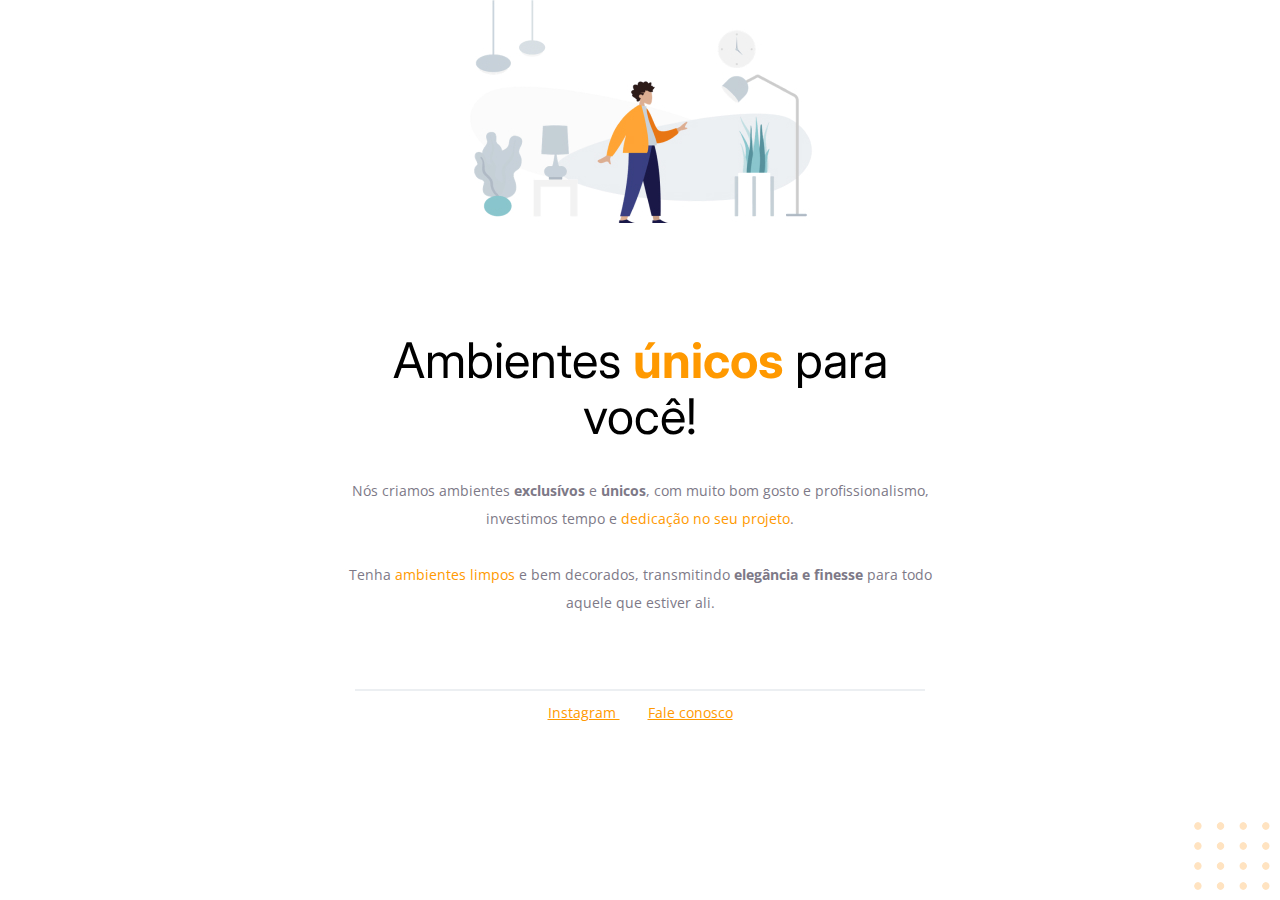
<file: projeto-01/index.html>
<!DOCTYPE html>
<html lang="pt-br">
  <head>
    <link rel="preconnect" href="https://fonts.googleapis.com">
    <link rel="preconnect" href="https://fonts.gstatic.com" crossorigin>
    
    <meta charset="UTF-8">
    <meta name="viewport" content="width=device-width, initial-scale=1.0">
    
    <title>Móveis customizados</title>
    
    <link 
      href="https://fonts.googleapis.com/css2?family=Inter:wght@400;700&family=Open+Sans:wght@400;700&display=swap" 
      rel="stylesheet">
    <link rel="stylesheet" href="style.css">

  </head>
  <body>

    <div id="hero">
      <img 
        src="images/img1.jpg" 
        alt="Desenho de uma pessoa vestinho uma camisa amarela em uma sala com móveis">
    
      <h1>Ambientes <span>únicos</span> para você!</h1>
      <p>
        Nós criamos ambientes <strong>exclusívos</strong> e <strong>únicos</strong>, 
        com muito bom gosto e profissionalismo, 
        investimos tempo e <span>dedicação no seu projeto</span>.
        
        <br/>
        <br/>

        Tenha <span>ambientes limpos</span> e bem decorados, 
        transmitindo <strong>elegância e finesse</strong> para todo
        aquele que estiver ali.
      </p>
      
    </div>

    <div id="footer">

      <div class="line"></div>


      <a
        target="_blank"
        href="https://instagram.com/moveisparavoce">
          Instagram
      </a>

      <a href="mailto:contato@moveisparavoce.com">
        Fale conosco
      </a>

    </div>

    <img 
      id="balls"
      src="images/balls.svg" 
      alt="Bolinhas laranjadas no canto direito inferior da tela" />
  
  </body>
</html>
</file>
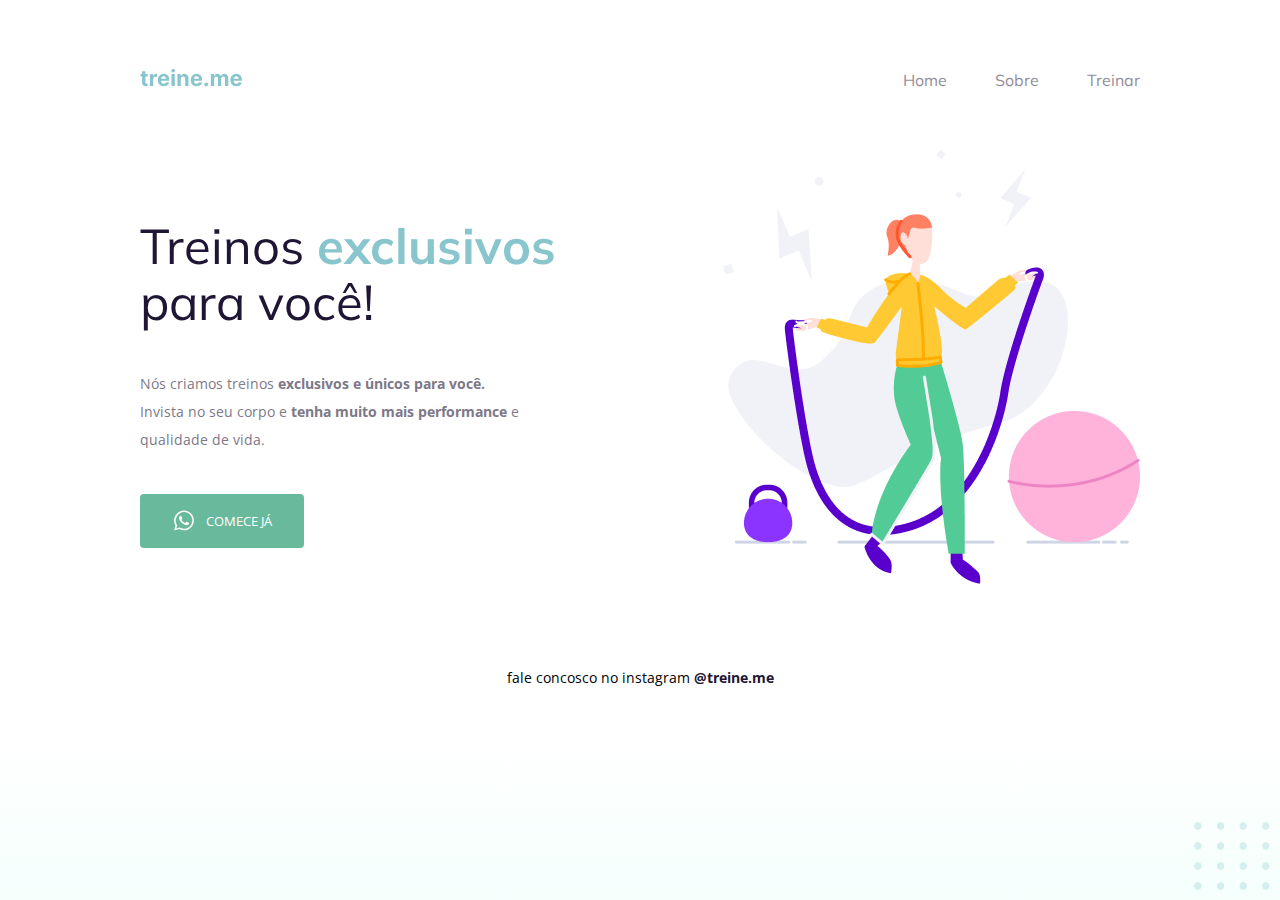
<file: projeto-02/index.html>
<!DOCTYPE html>
<html lang="pt-br">
  <head>
    <link rel="preconnect" href="https://fonts.googleapis.com" />
    <link rel="preconnect" href="https://fonts.gstatic.com" crossorigin />
    <meta charset="UTF-8" />
    <meta http-equiv="X-UA-Compatible" content="IE=edge" />
    <meta name="viewport" content="width=device-width, initial-scale=1.0" />
    <title>Treine me</title>
    <link
      href="https://fonts.googleapis.com/css2?family=Mulish:wght@400;700&family=Open+Sans:wght@400;700&display=swap"
      rel="stylesheet"
    />
    <link rel="stylesheet" href="style.css" />
  </head>
  <body>
    <div class="page">
      <nav>
        <a id="logo" href="#">
          <img src="images/logo.svg" alt="Treine.me" />
        </a>
        <ul>
          <li><a href="#">Home</a></li>
          <li><a href="#">Sobre</a></li>
          <li><a href="#">Treinar</a></li>
        </ul>
      </nav>
      <main>
        <section class="text">
          <h1>Treinos <span>exclusivos</span> para você!</h1>

          <p>
            Nós criamos treinos <strong>exclusivos e únicos para você.</strong>
            <br />
            Invista no seu corpo e
            <strong>tenha muito mais performance</strong> e
            <br />
            qualidade de vida.
          </p>

          <button>
            <img src="images/whats.svg" alt="ícone do WhatsApp" />
            Comece já
          </button>
        </section>

        <img
          src="images/img.png"
          alt="Desenho de uma mulher pulando corda numa academia"
        />
      </main>
      <footer>
        fale concosco no instagram
        <a href="https://instagram.com/treineme" target="_blank">@treine.me</a>
      </footer>
    </div>

    <img
      id="balls"
      src="images/balls.svg"
      alt="Bolinhas decorativas verdes no canto inferior direito da página"
    />
  </body>
</html>
</file>
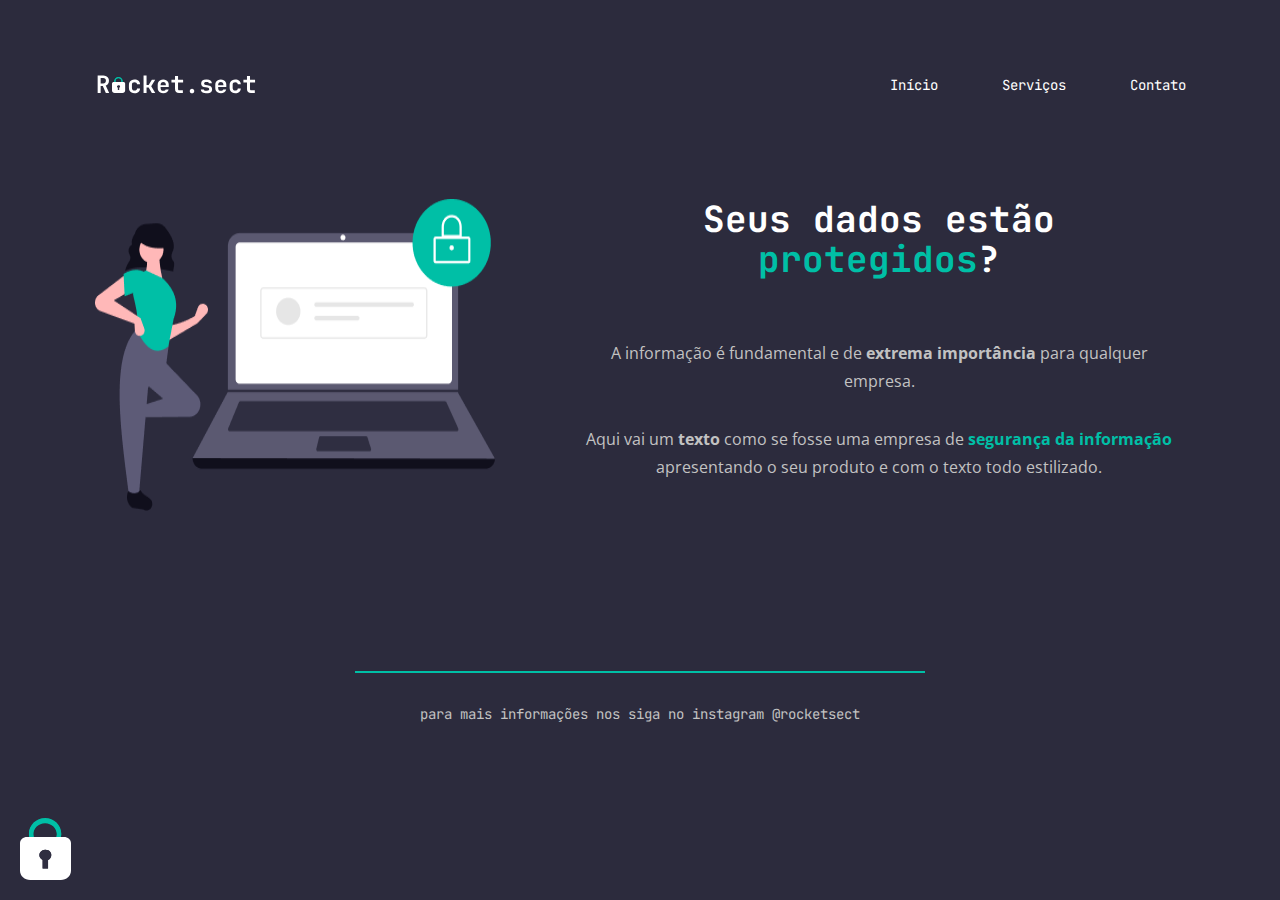
<file: projeto-03/index.html>
<!DOCTYPE html>
<html lang="pt-br">
<head>
  <link rel="preconnect" href="https://fonts.googleapis.com">
  <link rel="preconnect" href="https://fonts.gstatic.com" crossorigin>

  <meta charset="UTF-8">
  <meta name="viewport" content="width=device-width, initial-scale=1.0">
  <title>Rocket.sect</title>

  <link href="https://fonts.googleapis.com/css2?family=JetBrains+Mono:wght@500;700&family=Open+Sans:wght@400;700&display=swap" rel="stylesheet">

  <link rel="stylesheet" href="style.css">
</head>
<body>
  <div class="page">

    <nav>
      <a href="#">
        <img 
          id="logo" 
          src="images/logo.svg" 
          alt="Logotipo Rocketsect">
      </a>
      <ul>
        <li><a href="#">Início</a></li>
        <li><a href="#">Serviços</a></li>
        <li><a href="#">Contato</a></li>
      </ul>
    </nav>

    <main>
      <img 
        id="image" 
        src="images/img1.png" 
        alt="Desenho de uma mulher ao lado de um computador com um ícone de um cadeado">
      <section>
        <h1>
          Seus dados estão <span>protegidos</span>?
        </h1>
  
        <p>
          A informação é fundamental e de <strong>extrema importância</strong> para qualquer<br/> empresa.
        </p>
        
        <p>
          Aqui vai um <strong>texto</strong> como se fosse uma empresa de <span>segurança da informação</span> apresentando o seu produto e com o texto todo estilizado.
        </p>
      </section>
    </main>

    <footer>
      <div class="line"></div>

      <p>para mais informações nos siga no instagram 
        <a href="#">@rocketsect</a>
      </p>
    </footer>

    <img 
      id="padlock" 
      src="images/padlock.svg" 
      alt="Desenho de um cadeado">

  </div>
</body>
</html>
</file>
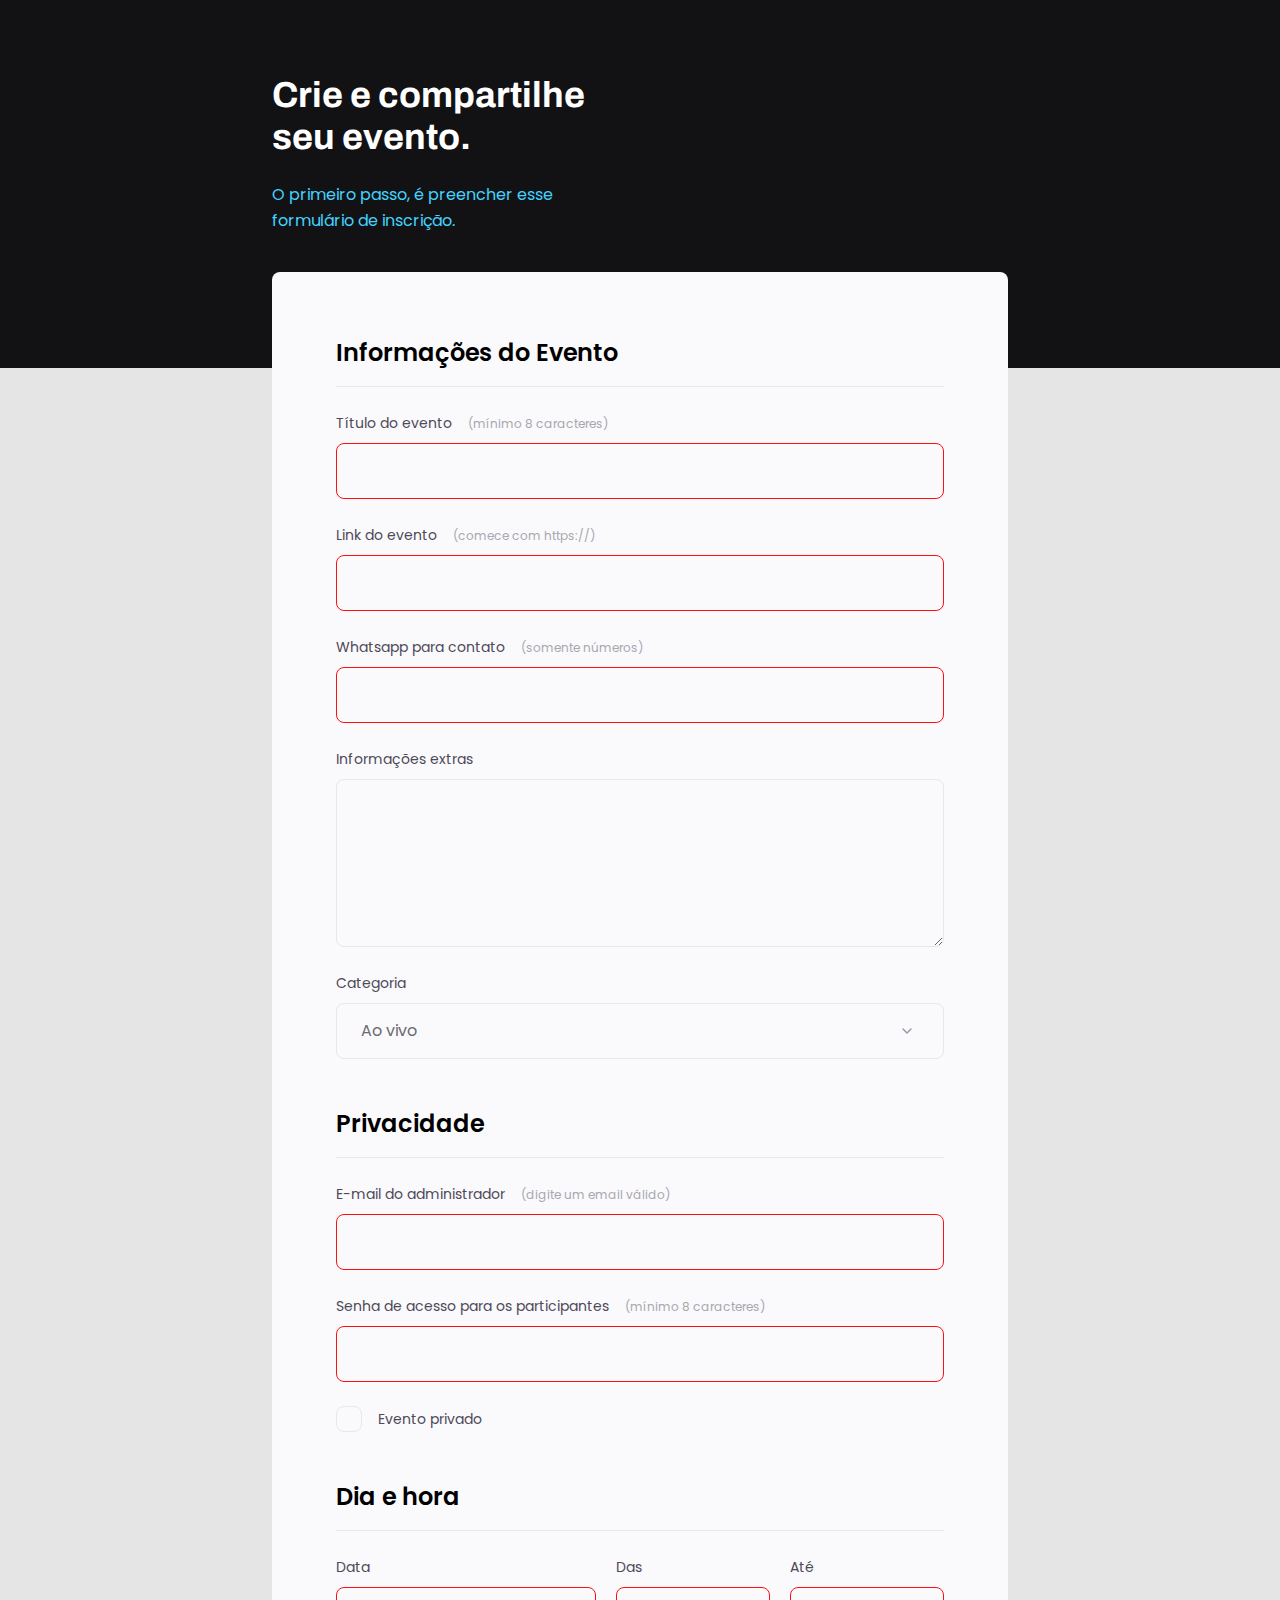
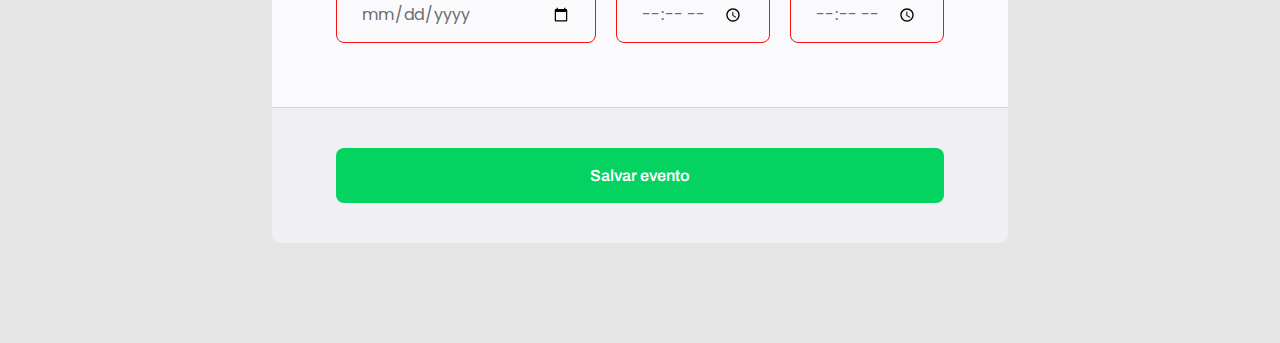
<file: projeto-04/index.html>
<!DOCTYPE html>
<html lang="en">
<head>
  <link rel="preconnect" href="https://fonts.googleapis.com">
  <link rel="preconnect" href="https://fonts.gstatic.com" crossorigin>

  <meta charset="UTF-8">
  <meta name="viewport" content="width=device-width, initial-scale=1.0">
  <title>Crie seu evento</title>

  <link href="https://fonts.googleapis.com/css2?family=Archivo:wght@600;700&family=Poppins&display=swap" rel="stylesheet">

  <link rel="stylesheet" href="style.css">
</head>
<body>
  <div class="page">
    <header>
      <h1>
        Crie e compartilhe seu evento.
      </h1>
      <p>
        O primeiro passo, é preencher esse formulário de inscrição.
      </p>
    </header>
    <form id="my-form">
      <fieldset>
        <div class="fieldset-wrapper">
          <legend>
            Informações do Evento
          </legend>
  
          <div class="input-wrapper">
            <label for="event-title">
              Título do evento <span>(mínimo 8 caracteres)</span>
            </label>
            <input
             type="text" 
             id="event-title"
             required
             minlength="8" />
          </div>
  
          <div class="input-wrapper">
            <label for="event-link">
              Link do evento <span>(comece com https://)</span>
            </label>
            <input
             type="url" 
             id="event-link"
             required />
          </div>

          <div class="input-wrapper">
            <label for="event-whatsapp">
              Whatsapp para contato <span>(somente números)</span>
            </label>
            <input
             type="number" 
             id="event-whatsapp"
             required />
          </div>

          <div class="input-wrapper">
            <label for="event-info">
              Informações  extras
            </label>
            <textarea id="event-info"></textarea>
          </div>

          <div class="input-wrapper">
            <label for="event-category">
              Categoria
            </label>
            <select id="event-category">
              <option value="live">Ao vivo</option>
              <option value="podcast">Podcast</option>
              <option value="mentorship">Mentoria</option>
            </select>
          </div>
        </div>
      </fieldset>

      <fieldset>
        <div class="fieldset-wrapper">
          <legend>
            Privacidade
          </legend>

          <div class="input-wrapper">
            <label for="event-email">
              E-mail do administrador <span>(digite um email válido)</span>
            </label>
            <input
             type="email" 
             id="event-email"
             required />
          </div>

          <div class="input-wrapper">
            <label for="event-password">
              Senha de acesso para os participantes <span>(mínimo 8 caracteres)</span>
            </label>
            <input
             type="password" 
             id="event-password"
             required
             minlength="8" />
          </div>

          <div class="checkbox-wrapper">
            <input type="checkbox" id="event-private" />
            <label for="event-private">
              Evento privado
            </label>
          </div>

        </div>
      </fieldset>

      <fieldset>
        <div class="fieldset-wrapper">
          <legend>
            Dia e hora
          </legend>

          <div class="col-3">
            <div class="input-wrapper">
              <label for="event-date">
                Data
              </label>
              <input
               type="date" 
               id="event-date"
               required />
            </div>
  
            <div class="input-wrapper">
              <label for="event-begin">
                Das
              </label>
              <input
               type="time" 
               id="event-begin"
               required />        
            </div>

            <div class="input-wrapper">
              <label for="event-end">
                Até
              </label>
              <input 
              type="time" 
              id="event-end"
              required />        
            </div>
          </div>

        </div>
      </fieldset>
    </form>

    <footer>
      <input 
        class="button" 
        type="submit" 
        form="my-form"
        value="Salvar evento">
    </footer>
  </div>
</body>
</html>
</file>
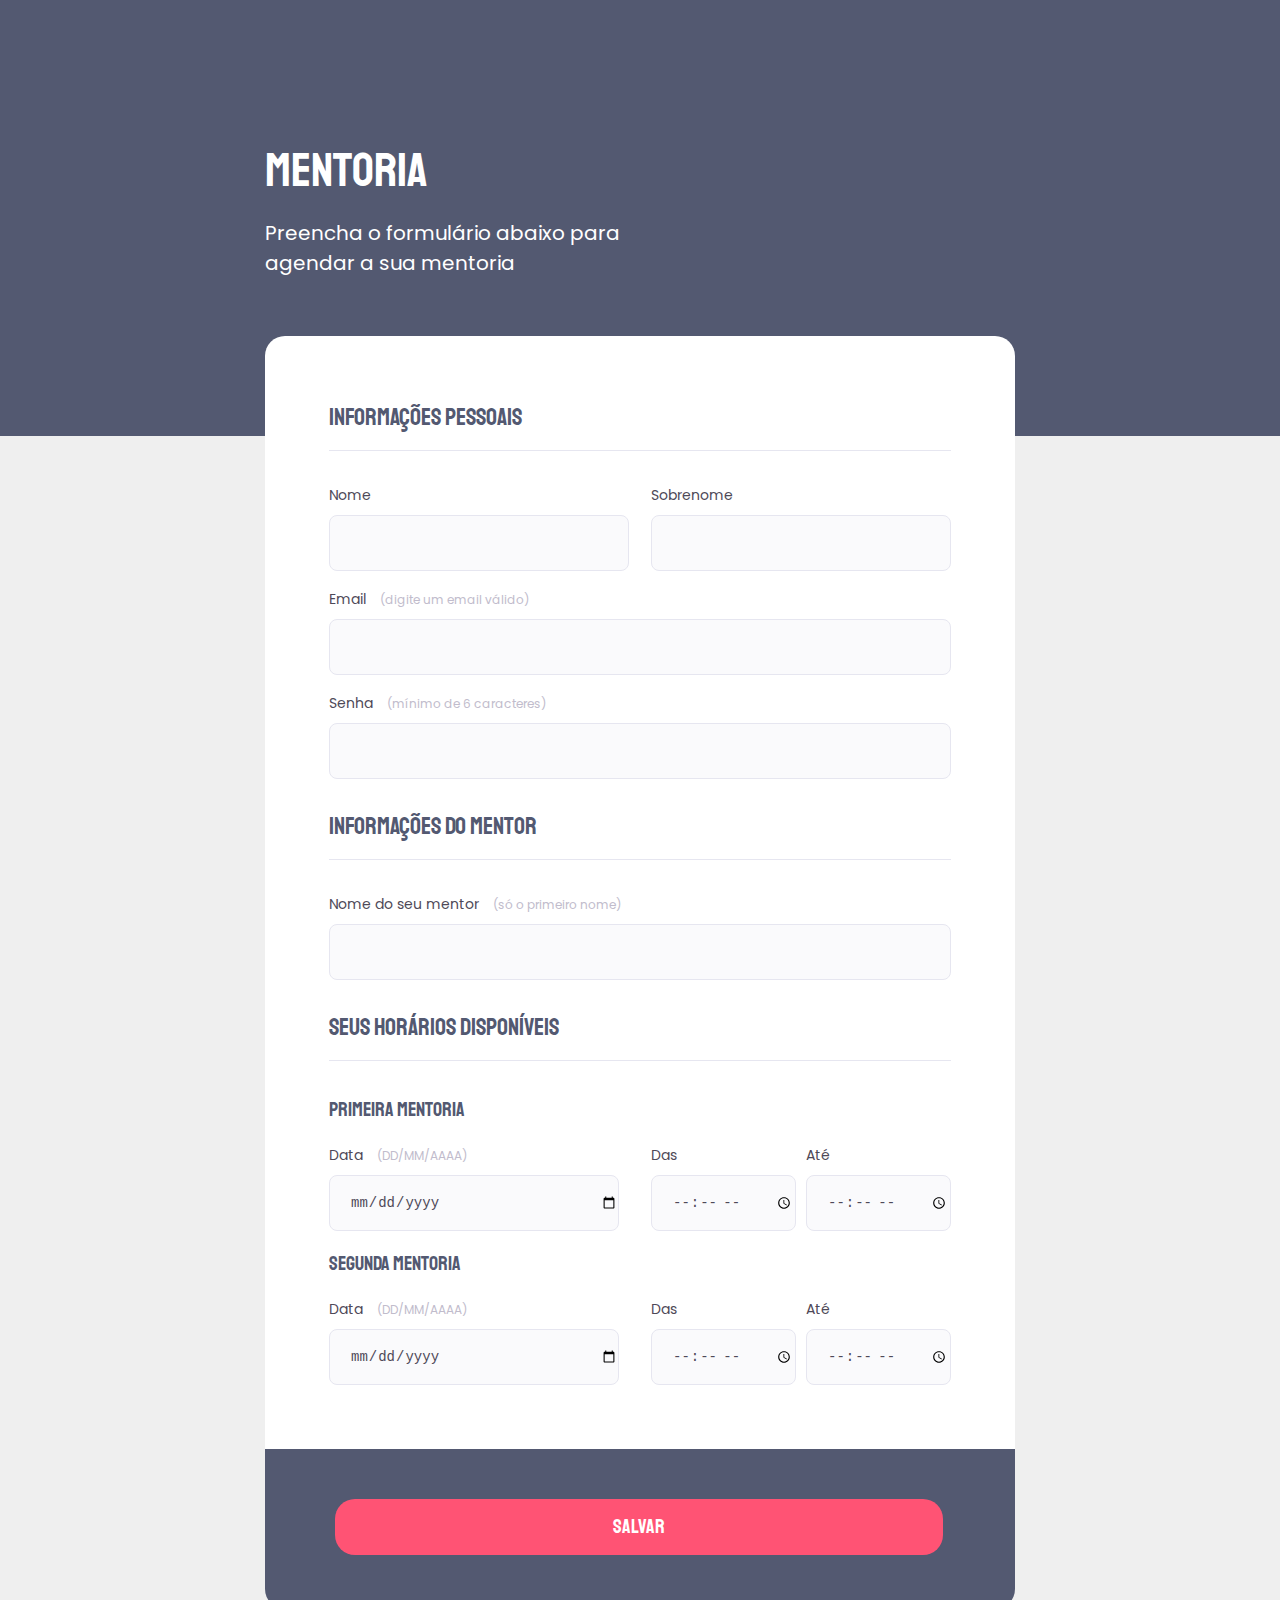
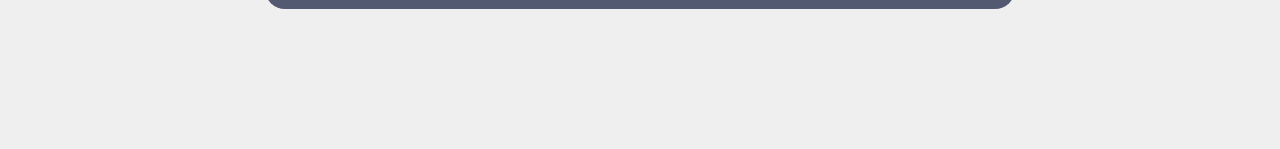
<file: projeto-05/index.html>
<!DOCTYPE html>
<html lang="pt-br">

<head>
  <link rel="preconnect" href="https://fonts.googleapis.com">
  <link rel="preconnect" href="https://fonts.gstatic.com" crossorigin>

  <meta charset="UTF-8">
  <meta name="viewport" content="width=device-width, initial-scale=1.0">
  <title>Mentoria</title>

  <link href="https://fonts.googleapis.com/css2?family=Poppins&family=Staatliches&display=swap" rel="stylesheet">

  <link rel="stylesheet" href="style.css">
</head>

<body>
  <div class="page">

    <header>
      <h1>
        Mentoria
      </h1>
      <p>
        Preencha o formulário abaixo para agendar a sua mentoria
      </p>
    </header>

    <form id="my-form">
      <fieldset>
        <div class="fieldset-wrapper">
          <legend>
            <h1>Informações pessoais</h1>
          </legend>
          
          <div class="col-2">
            <div class="input-wrapper">
              <label for="mentorship-name">
                Nome
              </label>
              <input 
                type="text" 
                id="mentorship-name"
                required>
            </div>
    
            <div class="input-wrapper">
              <label for="mentorship-last-name">
                Sobrenome
              </label>
              <input
               type="text" 
               id="mentorship-last-name"
               required>
            </div>
          </div>
          
          <div class="input-wrapper">
            <label for="mentorship-email">
              Email <span>(digite um email válido)</span>
            </label>
            <input
             type="email" 
             id="mentorship-email"
             required>
          </div>
          
          <div class="input-wrapper">
            <label for="mentorship-password">
              Senha <span>(mínimo de 6 caracteres)</span>
            </label>
            <input 
              type="password" 
              id="mentorship-password"
              minlength="6"
              required>
          </div>         
        </div>
      </fieldset>

      <fieldset>
        <div class="fieldset-wrapper">
          <legend>
            <h1>Informações do mentor</h1>
          </legend>

          <div class="input-wrapper">
            <label for="mentorship-mentor-info">
              Nome do seu mentor <span>(só o primeiro nome)</span>
            </label>
            <input
             type="text" 
             id="mentorship-mentor-info"
             required>
          </div>
        </div>
      </fieldset>

      <fieldset>
        <div class="fieldset-wrapper">
          <legend>
            <h1>Seus horários disponíveis</h1>
          </legend>

          <h2>Primeira mentoria</h2>

          <div class="col-3">
            <div class="input-wrapper">
              <label for="mentorship-date">
                Data <span>(DD/MM/AAAA)</span>
              </label>
              <input
               type="date" 
               id="mentorship-date"
               required>
            </div>
    
            <div class="input-wrapper">
              <label for="mentorship-begin">
                Das
              </label>
              <input
               type="time" 
               id="mentorship-begin"
               required>
            </div>

            <div class="input-wrapper">
              <label for="mentorship-end">
                Até
              </label>
              <input
               type="time" 
               id="mentorship-end"
               required>
            </div>
          </div>

          <h2>Segunda mentoria</h2>

          <div class="col-3">
              <div class="input-wrapper">
                <label for="mentorship-date-2">
                  Data <span>(DD/MM/AAAA)</span>
                </label>
                <input
                 type="date" 
                 id="mentorship-date-2"
                 required>
              </div>
      
              <div class="input-wrapper">
                <label for="mentorship-begin-2">
                  Das
                </label>
                <input
                 type="time" 
                 id="mentorship-begin-2"
                 required>
              </div>
  
              <div class="input-wrapper">
                <label for="mentorship-end-2">
                  Até
                </label>
                <input
                 type="time" 
                 id="mentorship-end-2"
                 required>
              </div>
          </div>
        </div>
      </fieldset>
    </form>

    <footer>
      <button
      form="my-form">
      Salvar
      </button>
    </footer>

    
  </div>
</body>

</html>
</file>
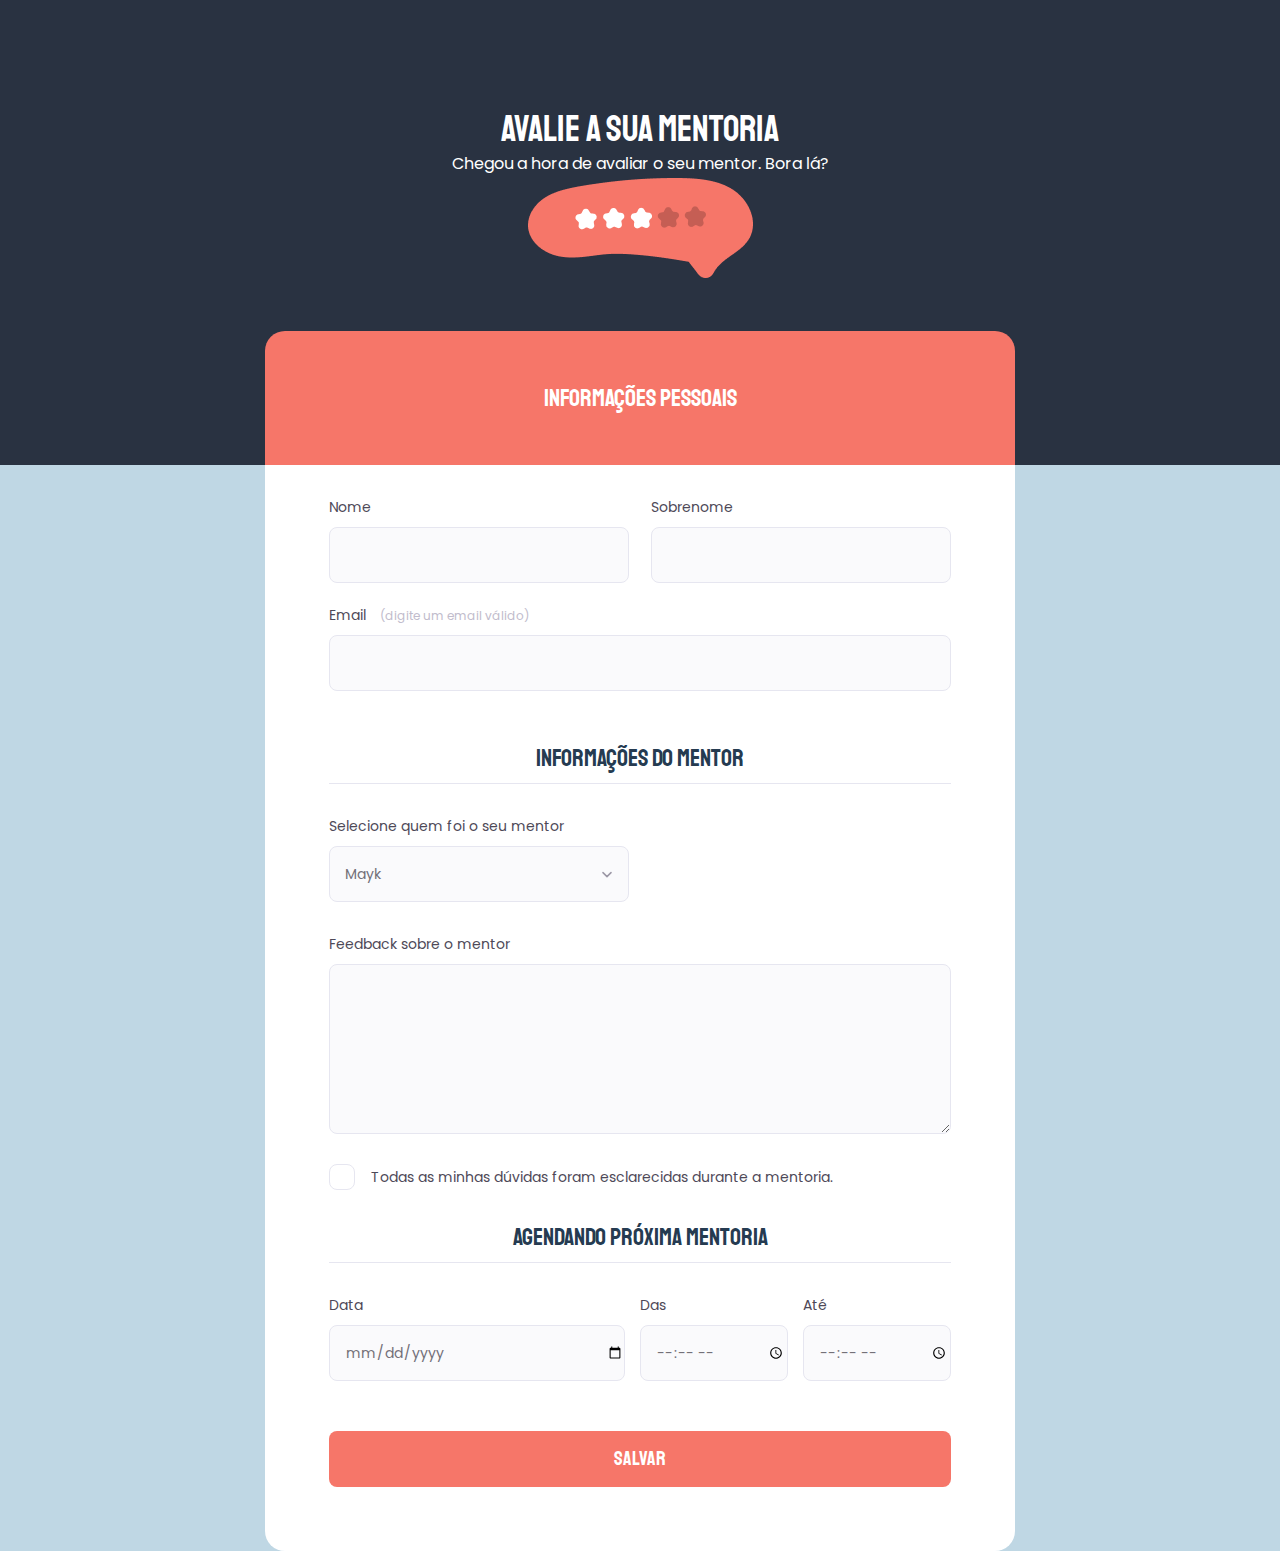
<file: projeto-06/index.html>
<!DOCTYPE html>
<html lang="pt-br">

<head>
  <link rel="preconnect" href="https://fonts.googleapis.com">
  <link rel="preconnect" href="https://fonts.gstatic.com" crossorigin>

  <meta charset="UTF-8">
  <meta name="viewport" content="width=device-width, initial-scale=1.0">
  <title>Avalia sua mentoria</title>

  <link href="https://fonts.googleapis.com/css2?family=Poppins&family=Staatliches&display=swap" rel="stylesheet">

  <link rel="stylesheet" href="style.css">
</head>
<body>
  <div class="page">
    <header>
      <h1>avalie a sua mentoria</h1>
      <p>Chegou a hora de avaliar o seu mentor. Bora lá?</p>
      
      <img src="images/img1.png" alt="Desenho de um balão de fala com 5 estrelas, contendo 3 estrela preenchidas brancas.">
      
      <h2>Informações pessoais</h2>
    </header>
      
    <form>
      <fieldset>
        <div class="full-name">
          <div class="input-wrapper">
            <label for="name">Nome</label>
            <input type="text" id="name">
          </div>
      
          <div class="input-wrapper">
            <label for="last-name">Sobrenome</label>
            <input type="text" id="last-name">
          </div>
        </div>
    
        <div class="input-wrapper">
          <label for="email">Email <span>(digite um email válido)</span></label>
          <input type="email" id="email">
        </div>
      </fieldset>
  
      <fieldset>
        <legend>Informações do mentor</legend>
  
        <div class="input-wrapper">
          <label for="mentor">Selecione quem foi o seu mentor</label>
          <select id="mentor">
            <option value="Mayk">Mayk</option>
            <option value="Diego">Diego</option>
            <option value="Rodrigo">Rodrigo</option>
          </select>
        </div>
  
        <div class="input-wrapper">
          <label for="mentor-feedback">Feedback sobre o mentor</label>
          <textarea id="mentor-feedback"></textarea>
        </div>
  
        <div class="checkbox-wrapper">
          <input type="checkbox" id="doubt">
          <label for="doubt">Todas as minhas dúvidas foram esclarecidas durante a mentoria.</label>
        </div>
      </fieldset>
  
      <fieldset>
        <legend>Agendando próxima mentoria</legend>
        
        <div class="next-mentorship">
          <div class="input-wrapper">
            <label for="date">Data</label>
            <input type="date" id="date">
          </div>
    
          <div class="input-wrapper">
            <label for="time-begin">Das</label>
            <input type="time" id="begin">
          </div>
    
          <div class="input-wrapper">
            <label for="time-end">Até</label>
            <input type="time" id="end">
          </div>
        </div>
      </fieldset>

      <button>Salvar</button>
    </form>

  </div>

  
</body>
</html>
</file>
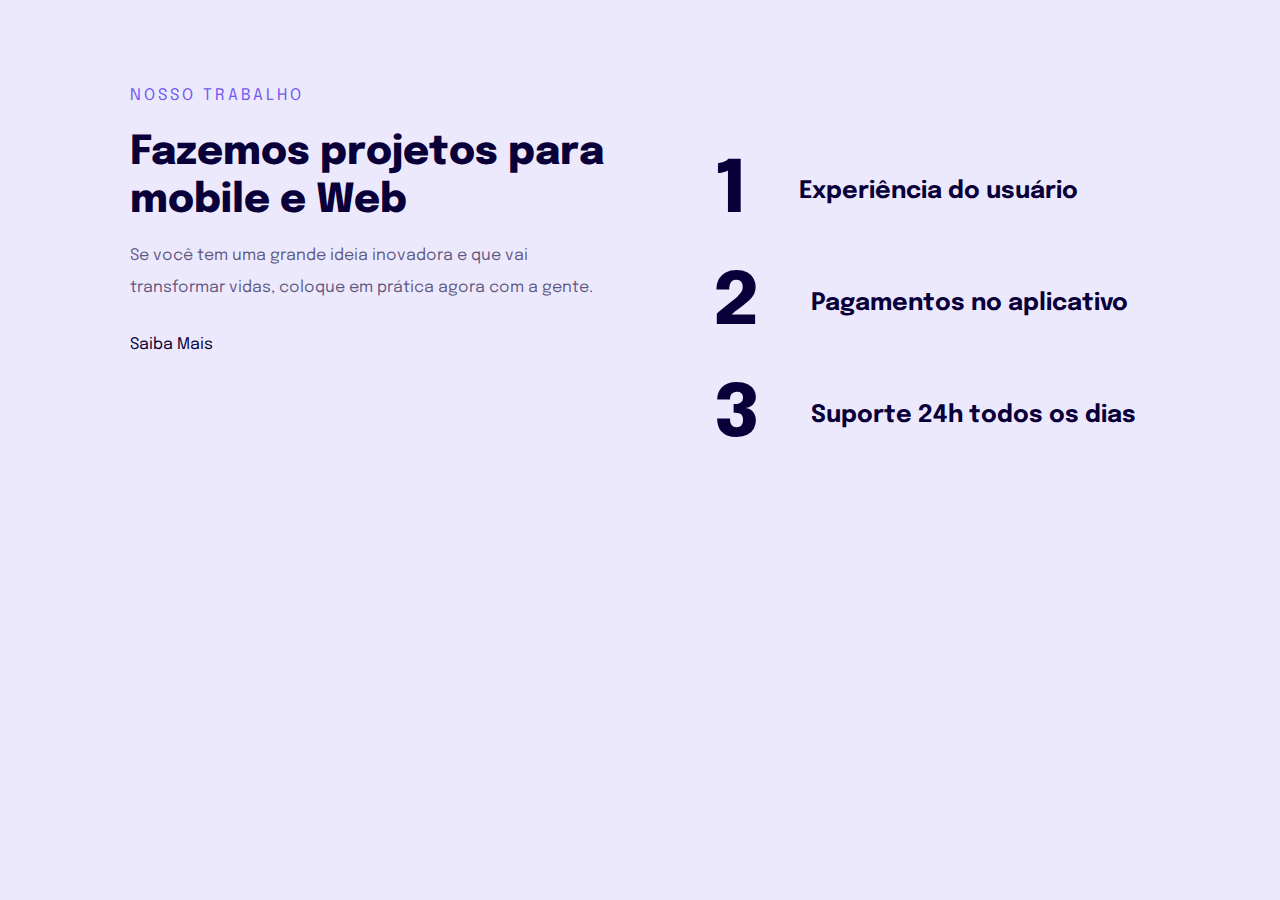
<file: projeto-07/index.html>
<!DOCTYPE html>
<html lang="pt-br">
<head>
  <link rel="preconnect" href="https://fonts.googleapis.com">
  <link rel="preconnect" href="https://fonts.gstatic.com" crossorigin>

  <meta charset="UTF-8">
  <meta name="viewport" content="width=device-width, initial-scale=1.0">
  <title>Introdução à Responsividade</title>

  <link href="https://fonts.googleapis.com/css2?family=Epilogue:wght@400;700;800&display=swap" rel="stylesheet">

  <link rel="stylesheet" href="style.css">
</head>
<body>
  <main>
    <div>
      <p>nosso trabalho</p>
  
      <h1>Fazemos projetos para
        mobile e Web</h1>
  
      <p>Se você tem uma grande ideia inovadora e que vai transformar vidas, coloque em prática agora com a gente.</p>
  
      <a href="#">Saiba Mais</a>
    </div>

    <ul>
      <li><span>1</span>Experiência do usuário</li>
      <li><span>2</span>Pagamentos no aplicativo</li>
      <li><span>3</span>Suporte 24h todos os dias</li>
    </ul>
  </main>
</body>
</html>
</file>
<file: projeto-01/style.css>
body {
  font-family: 'Open Sans', sans-serif;

  text-align: center;
  margin: 0;
}

#hero {
  width: 592px;
  margin: 0 auto 72px;
}

#hero img {
  margin-bottom: 72px;
}

h1 {
  font-family: 'Inter', sans-serif;
  font-size: 49px;
  line-height: 56px;
  font-weight: normal;

  margin-bottom: 32px;
}

h1 span {
  font-weight: bold;
}

span, a {
  color: #FF9900;
}

p, #footer {
  color: #7D7987;

  font-size: 14px;
  line-height: 28px;
}

#footer a + a{
  margin-left: 28px;
}

.line {
  width: 568px;
  height: 0px;

  margin: 0 auto 8px;

  border: 1px solid #ECEFF2;
}

#balls {
  position: fixed;
  bottom: 0px;
  right: 0px;
}
</file>
<file: projeto-02/style.css>
body {
  margin: 0;
  font-family: 'Open Sans', sans-serif;
  background: linear-gradient(180deg, rgba(227, 255, 248, 0) 82.08%, rgba(227, 255, 248, 0.38) 100%);
  min-height: 100vh;
}

.page {
  width: 1000px;
  margin: 0 auto;
  padding-top: 65px;
}

nav {
  display: flex;
  justify-content: space-between;
  align-items: center;
  margin-bottom: 55px;
  font-family: 'Mulish', sans-serif;
}

ul {
  list-style: none;
  display: flex;
  gap: 48px;
  margin: 0;
  padding: 0;
}

a {
  color: #1F1534;
  text-decoration: none;
}

ul li a {
  opacity: 0.5;
}

ul li a:hover {
  font-weight: 700;
  opacity: 1;
}

h1, ul {
  font-family: 'Mulish', sans-serif;
}

main {
  display: flex;
  align-items: center;
  justify-content: space-between;
}

h1 {
  font-size: 49px;
  line-height: 56px;
  color: #1F1534;
  font-weight: 400;
  width: 490px;
}

h1 span {
  color: #89C5CC;
  font-weight: 700;
}

section p {
  font-size: 14px;
  line-height: 28px;
  color: #7D7987;
  margin: 40px 0;
}

button {
  color: white;
  text-transform: uppercase;
  font-family: 'Open Sans', sans-serif;
  background: #69B99D;
  border: 0;
  display: flex;
  align-items: center;
  justify-content: center;
  gap: 10px;
  padding: 14px 32px 15px;
  border-radius: 4px;
  cursor: pointer;
}

button:hover {
  background: #4ea788;
}

footer {
  font-size: 14px;
  line-height: 28px;
  text-align: center;
  margin-top: 80px;
}

footer a {
  font-weight: 700;
}

#balls {
  position: fixed;
  bottom: 0;
  right: 0;
}
</file>
<file: projeto-03/style.css>
body {
  background: #2C2B3D;
  margin: 0;

  font-family: 'JetBrains Mono', monospace;
}

.page {
  width: 1092px;
  margin: auto;
}

nav {
  display: flex;
  justify-content: space-between;
  align-items: center;

  margin: 70px auto 100px;
}

ul {
  display: flex;
  gap: 64px;
  margin: 0;
  padding: 0;

  list-style: none;
}

ul li a, h1 {
  font-size: 14px;
  line-height: 28px;
  color: #fff;
}

a {
  text-decoration: none;
}

main {
  display: flex;
  justify-content: space-between;
  margin-bottom: 160px;
}

section {
  width: 614px;
  text-align: center;
}

h1 {
  font-size: 36px;
  line-height: 40px;
  
  margin: 0;
  padding: 0;
  margin-bottom: 60px;
}

span {
  color: #00BFA6;
  font-weight: bold;
}

section p {
  font-family: 'Open Sans', sans-serif;
  color: #C2C2C2;
  margin: 30px 0;
  font-size: 16px;
  line-height: 28px;
  font-weight: normal;
}

.line {
  width: 568px;
  height: 0px;

  border: 1px solid #00BFA6;
  
  margin: 0 auto 27px;
}

footer p , footer a {
  text-align: center;
  font-size: 14px;
  line-height: 28px;
  color: #C2C2C2;;
}

#padlock {
  position: fixed;
  left: 0;
  bottom: 0;
  margin: 20px;
}
</file>
<file: projeto-04/style.css>
* {
  margin: 0;
  padding: 0;
  box-sizing: border-box;
}

body, input, select, textarea {
  font-family: 'Poppins', sans-serif;

}

body {
  background: #E5E5E5;
}

body::before {
  content: '';
  width: 100%;
  height: 368px;

  position: absolute;
  top: 0;
  left: 0;
  z-index: -1;
  background: #121214;
}

.page {
  width: 736px;
  margin: auto;
}

header {
  width: 319px;

  margin-top: 74px;
}

header h1 {
  font-family: 'Archivo', sans-serif;
  font-weight: bold;
  font-size: 36px;
  line-height: 42px;

  color: #fff;

  margin-bottom: 24px;
}

header p {
  font-size: 16px;
  line-height: 26px;

  color: #42D3FF;
}

form {
  margin-top: 38px;
  background: #FAFAFC;
  border-radius: 8px 8px 0 0;
  min-height: 300px;

  padding: 64px;

  display: flex;
  flex-direction: column;
  gap: 48px;
}

fieldset {
  border: none;
}

.fieldset-wrapper {
  display: flex;
  flex-direction: column;
  gap: 24px;
}

fieldset legend {
  font-family: 'Archivo' sans-serif;
  font-weight: 600;
  font-size: 24px;
  line-height: 34px;

  width: 100%;

  border-bottom: 1px solid #E6E6F0;
  padding-bottom: 16px;
}

.input-wrapper {
  display: flex;
  flex-direction: column;
}

.input-wrapper label,
.checkbox-wrapper label {
  font-weight: 400;
  font-size: 14px;
  line-height: 24px;

  color: #4E4958;

  margin-bottom: 8px;
}

.input-wrapper label span {
  margin-left: 12px;

  font-size: 12px;
  line-height: 20px;

  color: #a9a7af;
}

.input-wrapper label span:hover {
  color: #6c6a71;
}

.input-wrapper input,
.input-wrapper textarea,
.input-wrapper select {
  background: #FAFAFC;
  
  border: 1px solid #E6E6F0;
  border-radius: 8px;

  height: 56px;

  padding: 0 24px;

  font-size: 16px;
  line-height: 26px;

  color: #6c6a71;
}

.input-wrapper textarea {
  padding: 0;
  height: 168px;
}

.input-wrapper select {
  appearance: none;
  -webkit-appearance: none;

  background-image: url("data:image/svg+xml,%3Csvg width='24' height='24' viewBox='0 0 24 24' fill='none' xmlns='http://www.w3.org/2000/svg'%3E%3Cg clip-path='url(%23clip0_1_54)'%3E%3Cpath d='M8 10L12 14L16 10' stroke='%239C98A6' stroke-width='1.5' stroke-linecap='round' stroke-linejoin='round'/%3E%3C/g%3E%3Cdefs%3E%3CclipPath id='clip0_1_54'%3E%3Crect width='24' height='24' fill='white'/%3E%3C/clipPath%3E%3C/defs%3E%3C/svg%3E%0A");
  background-repeat: no-repeat;
  background-position: right 24px top 50%;
}

.col-3 {
  display: flex;
  gap: 20px;
}

.col-3 > div:nth-child(1) {
  width: 100%;
}

.checkbox-wrapper {
  position: relative;
}

.checkbox-wrapper label {
  display: flex;
  align-items: center;
  gap: 16px;

  margin: 0;
}

.checkbox-wrapper input {
  position: absolute;
  top: 0;
  left: 0;
  width: 24px;
  height: 24px;

  opacity: 0;
}

.checkbox-wrapper label::before {
  content: '';
  width: 24px;
  height: 24px;
  display: block;

  border: 1px solid #E6E6F0;
  border-radius: 8px;
}

.checkbox-wrapper input:checked + label::before {
  background-image: url("data:image/svg+xml,%3Csvg width='24' height='24' viewBox='0 0 24 24' fill='none' xmlns='http://www.w3.org/2000/svg'%3E%3Cg clip-path='url(%23clip0_701_20)'%3E%3Cpath d='M9 16.17L4.83 12L3.41 13.41L9 19L21 7L19.59 5.59L9 16.17Z' fill='%2342D3FF'/%3E%3C/g%3E%3Cdefs%3E%3CclipPath id='clip0_701_20'%3E%3Crect width='24' height='24' fill='white'/%3E%3C/clipPath%3E%3C/defs%3E%3C/svg%3E%0A");
}

.checkbox-wrapper input:focus +label::before {
  outline: 2px solid black;
}

footer {
  background: #F0F0F4;

  height: 136px;

  display: flex;
  flex-direction: column;

  padding: 40px 64px;

  margin-bottom: 100px;

  border-top: 1px solid #D6D6D6;
  border-radius: 0 0 8px 8px;
}

footer .button {
  height: 56px;

  background: #04D361;
  border-radius: 8px;
  border: none;

  font-family: 'Archivo', sans-serif;
  font-weight: 600;
  font-size: 16px;
  line-height: 26px;

  color: #FFFFFF;
}

footer .button:hover {
  background: #08a04c;
}

input:invalid {
  border: 1px solid #FF1010;
}
</file>
<file: projeto-05/style.css>
* {
  margin: 0;
  padding: 0;
  box-sizing: border-box;
}

body {
  font-family: 'Poppins', sans-serif;
}

body {
  background: #EFEFEF;
}

body::before {
  content: '';
  width: 100%;
  height: 436px;

  position: absolute;
  top: 0;
  left: 0;
  z-index: -1;
  background: #535971;
}

.page {
  width: 750px;
  margin: 140px auto;
}

header h1 {
  font-family: 'Staatliches', cursive;
  font-weight: 400;
  font-size: 48px;
  line-height: 60px;

  color: #FFFFFF;

  margin-bottom: 18px;
}

header p {
  font-size: 20px;
  line-height: 30px;

  color: #FFFFFF;

  width: 417px;
}

form {
  margin-top: 58px;
  background: #FFFFFF;
  min-height: 300px;
  border-radius: 20px 20px 0px 0px;

  padding: 64px;

  display: flex;
  flex-direction: column;
  gap: 30px;
}

fieldset {
  border: none;
}

.fieldset-wrapper {
  display: flex;
  flex-direction: column;
  gap: 16px;
}

fieldset legend {
  width: 100%;

  border-bottom: 1px solid #E6E6F0;

  padding-bottom: 16px;
  margin-bottom: 16px;
}

fieldset legend h1 {
  font-family: 'Staatliches', cursive;
  font-weight: 400;
  font-size: 24px;
  line-height: 34px;

  color: #535971;
}

.input-wrapper {
  display: flex;
  flex-direction: column;
}

.input-wrapper label {
  font-size: 14px;
  line-height: 24px;

  color: #4E4958;

  margin-bottom: 8px;
}

.input-wrapper label span {
  font-size: 12px;
  line-height: 20px;

  color: #C1BCCC;

  margin-left: 10px;
}

.input-wrapper label span:hover {
  color: #74707c;
}

.input-wrapper input {
  font-size: 14px;
  line-height: 24px;

  color: #4E4958;

  background: #FAFAFC;

  height: 56px;

  border: 1px solid #E6E6F0;
  border-radius: 8px;

  padding-left: 20px;
}

.col-2 {
 display: flex;
 gap: 22px;
}

.col-2 > div {
  width: 50%;
}

.col-3 {
  display: flex;
}

.col-3 >div:nth-child(1) {
  width: 50%;
  margin-right: 32px;
}

.col-3 >div:nth-child(2) {
  width: 25%;
  margin-right: 10px;
}

.col-3 >div:nth-child(3) {
  width: 25%;
}

h2 {
  font-family: 'Staatliches';
  font-style: normal;
  font-weight: 400;
  font-size: 20px;
  line-height: 34px;

  color: #535971;
}

footer {
  height: 160px;

  background: #535971;

  padding: 50px 70px;

  border-radius: 0px 0px 20px 20px;
}

footer button {
  font-family: 'Staatliches';
  font-size: 20px;
  line-height: 26px;

  color: #FFFFFF;
  
  padding: 15px 40px;

  width: 608px;

  background: #FF5374;

  border: none;
  border-radius: 20px;
}

footer button:hover {
  background: #d74460;
  cursor: pointer;
}
</file>
<file: projeto-06/style.css>
* {
  margin: 0;
  padding: 0;
  box-sizing: border-box;
}

body {
  background: #BFD7E4;
}

body, input, select, textarea {
  font-family: 'Poppins', sans-serif;
  font-weight: 400;
}

body::before {
  content: '';

  height: 465px;
  width: 100%;
  
  position: absolute;
  top: 0;
  left: 0;
  z-index: -1;
  background: #293241;
}

h1, h2, legend, button {
  font-family: 'Staatliches', cursive;
  font-weight: 400;
}

.page {
  width: 750px;
  margin: auto;
}

header {
  color: white;
  text-align: center;
}

h1 {
  font-size: 36px;
  line-height: 45px;

  margin-top: 107px;
}

p {
  font-size: 16px;
  line-height: 24px;

  margin-bottom: 2px;
}

img {
  margin-bottom: 46px;
}

h2 {
  font-size: 24px;
  line-height: 34px;

  background: #F67669;
  border-radius: 20px 20px 0 0;

  padding: 50px;
}

form {
  background: #FFFFFF;
  border-radius: 0px 0px 20px 20px;
  padding: 30px 64px 64px;
}

fieldset {
  border: none;
}

.input-wrapper {
  display: flex;
  flex-direction: column;
  gap: 8px;
}

label {
  font-size: 14px;
  line-height: 24px;

  color: #4E4958;
}

label span {
  font-size: 12px;
  line-height: 20px;

  color: #C1BCCC;

  margin-left: 10px;
}

label span:hover {
  color: #737078;
}

.input-wrapper input {
  height: 56px;

  background: #FAFAFC;

  border: 1px solid #E6E6F0;
  border-radius: 8px;

  margin-bottom: 20px;

  padding-left: 15px;

  font-size: 14px;
  line-height: 24px;
  color: #737078;
}

.full-name {
  display: flex;
  gap: 22px;
}

.full-name > div {
  width: 50%;
}

fieldset {
  margin-bottom: 30px;
}

legend {
  font-size: 24px;
  line-height: 34px;

  color: #253B51;

  text-align: center;

  border-bottom: 1px solid #E6E6F0;
  width: 100%;

  padding-bottom: 8px;
  margin-bottom: 30px;
}

select {
  width: 300px;
  height: 56px;

  background: #FAFAFC;
  
  border: 1px solid #E6E6F0;
  border-radius: 8px;

  padding-left: 15px;
}

select {
  appearance: none;
  -webkit-appearance: none;

  background-image: url("data:image/svg+xml,%3Csvg width='10' height='7' viewBox='0 0 10 7' fill='none' xmlns='http://www.w3.org/2000/svg'%3E%3Cpath d='M1 1.64984L5 5.61617L9 1.64984' stroke='%239C98A6' stroke-width='1.5' stroke-linecap='round' stroke-linejoin='round'/%3E%3C/svg%3E%0A");
  background-repeat: no-repeat;
  background-position: right 16px top 50%;

  font-size: 14px;
  line-height: 24px;
  color: #737078;

  margin-bottom: 30px;
}

textarea {
  height: 170px;


  background: #FAFAFC;

  border: 1px solid #E6E6F0;
  border-radius: 8px;

  font-size: 14px;
  line-height: 24px;
  color: #737078;

  padding-left: 5px;
}

.checkbox-wrapper {
  position: relative;
}

.checkbox-wrapper label {
  display: flex;
  align-items: center;
  gap: 16px;

  margin-top: 30px;
}

.checkbox-wrapper input {
  position: absolute;
  top: 0;
  left: 0;
  width: 24px;
  height: 24px;

  opacity: 0;
}

.checkbox-wrapper label::before {
  content: '';
  width: 24px;
  height: 24px;
  display: block;

  border: 1px solid #E6E6F0;
  border-radius: 8px;
}

.checkbox-wrapper input:checked + label::before {
  background-image: url("data:image/svg+xml,%3Csvg width='24' height='24' viewBox='0 0 24 24' fill='none' xmlns='http://www.w3.org/2000/svg'%3E%3Cg clip-path='url(%23clip0_701_20)'%3E%3Cpath d='M9 16.17L4.83 12L3.41 13.41L9 19L21 7L19.59 5.59L9 16.17Z' fill='%2342D3FF'/%3E%3C/g%3E%3Cdefs%3E%3CclipPath id='clip0_701_20'%3E%3Crect width='24' height='24' fill='white'/%3E%3C/clipPath%3E%3C/defs%3E%3C/svg%3E%0A");
}

.checkbox-wrapper input:focus +label::before {
  outline: 2px solid black;
}


.next-mentorship {
  display: flex;
  gap: 15px;
}

.next-mentorship > div:nth-child(1) {
  width: 50%;
}

.next-mentorship > div:nth-child(2) {
  width: 25%;
}

.next-mentorship > div:nth-child(3) {
  width: 25%;
}

button {
  font-size: 20px;
  line-height: 26px;

  color: #FFFFFF;

  background: #F67669;

  border: none;
  border-radius: 8px;

  padding: 15px 40px;
  gap: 10px;

  width: 622px;
  height: 56px;
}
</file>
<file: projeto-07/style.css>
* {
  margin: 0;
  padding: 0;
  box-sizing: border-box;
}

:root {
  font-size: 62.5%; /* 10px */
}

/* REM = Root EM */

body {
  font-family: 'Epilogue', sans-serif;
  
  background: #ECE9FD;

  padding: 6.0rem 2.3rem 6.6rem;
  font-size: 1.6rem;
}

main {
  max-width: 33.0rem;
  margin: 0 auto;
}

main p:first-child {
  color: #7158EF;
  letter-spacing: 3px;
  text-transform: uppercase;
  line-height: 3.2rem;

  margin-bottom: 1.7rem;
}

h1 {
  font-weight: 800;
  font-size: 4.0rem;
  line-height: 4.8rem;

  color: #090039;

  margin-bottom: 1.5rem;
}

h1 + p {
  color: rgba(10, 0, 57, 0.64);
  line-height: 3.2rem;

  margin-bottom: 3.2rem;
}

a {
  color: #090039;

  text-decoration: none;
}

a:hover {
 font-weight: bold;
}

ul {
  list-style: none;

  margin-top: 7.2rem;
}


ul li {
  font-weight: 700;
  font-size: 2.4rem;
  line-height: 3.2rem;
  color: #090039;

  max-width: 25.7rem;

  display: flex;
  gap: 3.8rem;
}

ul li + li {
  margin-top: 3.2rem;
}

ul li span {
  font-weight: 800;
  font-size: 7.2rem;
  line-height: 8.0rem;
  letter-spacing: -2px;

  color: #090039;
}

/* media queries */
@media (min-width: 700px) {

  body {
    padding: 8rem;
  }

  main {
    max-width: 1020px;
    display: flex;
    gap: 10rem;
  }

  main > div {
    max-width: 484px;
  }

  ul li {
    gap: 5.3rem;
    max-width: 450px;
    align-items: center;
  }

}
</file>
